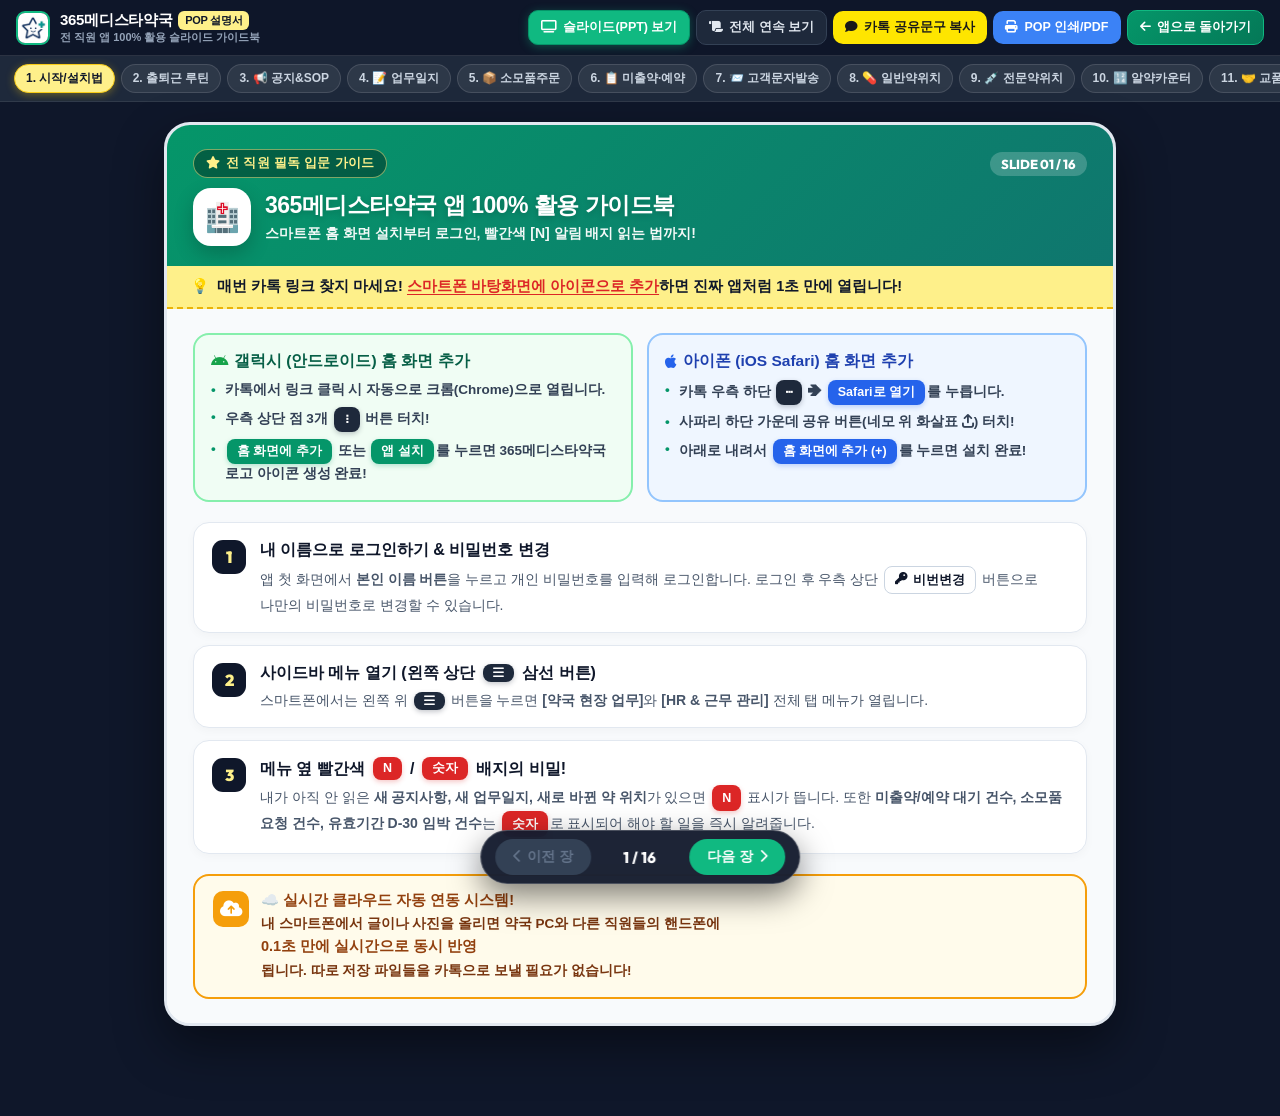
<file: guide.html>
<!DOCTYPE html>
<html lang="ko">
<head>
  <meta charset="UTF-8">
  <meta http-equiv="Cache-Control" content="no-cache, no-store, must-revalidate, max-age=0">
  <meta name="viewport" content="width=device-width, initial-scale=1.0, maximum-scale=1.0, user-scalable=no">
  <title>📘 365메디스타약국 앱 전 직원 활용 가이드 (POP 슬라이드북)</title>
  <meta name="description" content="365메디스타약국 HR/OPS 플랫폼 전 탭 상세 사용 설명서 - 출퇴근 루틴, 위치 검색, 미출약 문자, 교품/반품, 근무표/연차 가이드">

  <!-- 파비콘 & 홈화면 아이콘 -->
  <link rel="icon" type="image/jpeg" href="https://garuemma1.github.io/shinsegae_app/logo.jpg">
  <link rel="apple-touch-icon" href="https://garuemma1.github.io/shinsegae_app/logo.jpg">
  <meta name="theme-color" content="#059669">

  <!-- 카카오톡 공유 미리보기 (OpenGraph) -->
  <meta property="og:type" content="website">
  <meta property="og:url" content="https://garuemma1.github.io/shinsegae_app/guide.html">
  <meta property="og:site_name" content="365메디스타약국 스마트 가이드">
  <meta property="og:locale" content="ko_KR">
  <meta property="og:title" content="📘 [필독] 365메디스타약국 앱 전 직원 사용설명서 (POP 슬라이드)">
  <meta property="og:description" content="각 탭별 세부 사용법 안내 · 스마트폰으로 옆으로 넘기며 바로 보는 실무 매뉴얼">
  <meta property="og:image" content="https://garuemma1.github.io/shinsegae_app/logo.jpg">

  <!-- 폰트 & 아이콘 -->
  <link rel="stylesheet" href="https://cdnjs.cloudflare.com/ajax/libs/font-awesome/6.4.0/css/all.min.css">
  <link href="https://fonts.googleapis.com/css2?family=Pretendard:wght@400;500;600;700;800;900&family=Outfit:wght@600;700;800;900&display=swap" rel="stylesheet">

  <style>
    :root {
      --primary: #059669;
      --primary-dark: #047857;
      --primary-light: #ecfdf5;
      --accent-yellow: #fef08a;
      --accent-amber: #f59e0b;
      --accent-red: #ef4444;
      --accent-blue: #2563eb;
      --accent-purple: #7c3aed;
      --dark: #0f172a;
      --slate: #475569;
      --border: #e2e8f0;
    }

    * {
      box-sizing: border-box;
      margin: 0;
      padding: 0;
      -webkit-tap-highlight-color: transparent;
    }

    body {
      font-family: 'Pretendard', -apple-system, BlinkMacSystemFont, "Segoe UI", Roboto, sans-serif;
      background: #0f172a;
      color: #0f172a;
      min-height: 100vh;
      display: flex;
      flex-direction: column;
      overflow-x: hidden;
      word-break: keep-all;
    }

    /* ─── 상단 컨트롤 바 ─── */
    .guide-topbar {
      position: sticky;
      top: 0;
      z-index: 1000;
      background: rgba(15, 23, 42, 0.95);
      backdrop-filter: blur(12px);
      border-bottom: 1px solid rgba(255, 255, 255, 0.12);
      padding: 10px 16px;
      display: flex;
      align-items: center;
      justify-content: space-between;
      gap: 10px;
      flex-wrap: wrap;
    }

    .topbar-brand {
      display: flex;
      align-items: center;
      gap: 10px;
      color: #ffffff;
      text-decoration: none;
    }

    .topbar-brand img {
      width: 34px;
      height: 34px;
      border-radius: 9px;
      object-fit: cover;
      border: 2px solid #10b981;
    }

    .topbar-brand-text h1 {
      font-size: 15px;
      font-weight: 900;
      letter-spacing: -0.3px;
      display: flex;
      align-items: center;
      gap: 6px;
    }

    .topbar-brand-text p {
      font-size: 11px;
      color: #94a3b8;
      font-weight: 600;
    }

    .topbar-actions {
      display: flex;
      align-items: center;
      gap: 6px;
      flex-wrap: wrap;
    }

    .top-btn {
      border: none;
      border-radius: 10px;
      padding: 8px 12px;
      font-size: 12.5px;
      font-weight: 800;
      cursor: pointer;
      display: inline-flex;
      align-items: center;
      gap: 6px;
      transition: all 0.2s;
      text-decoration: none;
      white-space: nowrap;
    }

    .top-btn-mode {
      background: #1e293b;
      color: #e2e8f0;
      border: 1px solid #334155;
    }
    .top-btn-mode.active {
      background: #10b981;
      color: #ffffff;
      border-color: #059669;
      box-shadow: 0 2px 10px rgba(16, 185, 129, 0.35);
    }

    .top-btn-kakao {
      background: #fee500;
      color: #191919;
    }
    .top-btn-kakao:hover {
      background: #fada0a;
    }

    .top-btn-print {
      background: #3b82f6;
      color: #ffffff;
    }

    .top-btn-app {
      background: linear-gradient(135deg, #059669 0%, #047857 100%);
      color: #ffffff;
      border: 1px solid #10b981;
    }

    /* ─── 빠른 목차 칩 네비게이션 바 ─── */
    .quick-index-bar {
      background: #1e293b;
      border-bottom: 1px solid rgba(255, 255, 255, 0.08);
      padding: 8px 14px;
      display: flex;
      align-items: center;
      gap: 6px;
      overflow-x: auto;
      scrollbar-width: none;
    }
    .quick-index-bar::-webkit-scrollbar {
      display: none;
    }

    .index-chip {
      background: rgba(255, 255, 255, 0.07);
      color: #cbd5e1;
      border: 1px solid rgba(255, 255, 255, 0.12);
      padding: 5px 11px;
      border-radius: 999px;
      font-size: 12px;
      font-weight: 700;
      white-space: nowrap;
      cursor: pointer;
      transition: all 0.18s;
    }
    .index-chip:hover {
      background: rgba(255, 255, 255, 0.15);
      color: #ffffff;
    }
    .index-chip.active {
      background: #fef08a;
      color: #0f172a;
      border-color: #facc15;
      font-weight: 900;
      box-shadow: 0 2px 8px rgba(250, 204, 21, 0.35);
    }

    /* ─── 메인 슬라이드 스테이지 ─── */
    .stage-wrapper {
      flex: 1;
      display: flex;
      flex-direction: column;
      align-items: center;
      justify-content: flex-start;
      padding: 20px 14px 90px 14px;
      max-width: 980px;
      width: 100%;
      margin: 0 auto;
    }

    /* 슬라이드(PPT) 모드 vs 전체 스크롤 모드 */
    body.mode-slide .pop-slide {
      display: none;
      animation: slideFadeIn 0.28s ease-out;
    }
    body.mode-slide .pop-slide.active {
      display: flex;
    }

    body.mode-scroll .pop-slide {
      display: flex;
      margin-bottom: 32px;
    }

    @keyframes slideFadeIn {
      from { opacity: 0; transform: translateY(8px); }
      to { opacity: 1; transform: translateY(0); }
    }

    /* ─── 개별 POP 슬라이드 카드 ─── */
    .pop-slide {
      width: 100%;
      background: #ffffff;
      border-radius: 26px;
      overflow: hidden;
      box-shadow: 0 20px 50px rgba(0, 0, 0, 0.45);
      border: 3px solid #e2e8f0;
      flex-direction: column;
      position: relative;
    }

    /* POP 슬라이드 헤더 배너 */
    .pop-header {
      padding: 24px 26px 20px 26px;
      color: #ffffff;
      position: relative;
      overflow: hidden;
    }

    .pop-header-top {
      display: flex;
      align-items: center;
      justify-content: space-between;
      gap: 10px;
      margin-bottom: 10px;
    }

    .pop-step-badge {
      display: inline-flex;
      align-items: center;
      gap: 6px;
      background: rgba(0, 0, 0, 0.35);
      backdrop-filter: blur(4px);
      color: #fef08a;
      font-weight: 900;
      font-size: 12.5px;
      padding: 5px 12px;
      border-radius: 999px;
      border: 1.5px solid rgba(254, 240, 138, 0.5);
      letter-spacing: 0.3px;
    }

    .pop-slide-number {
      font-family: 'Outfit', sans-serif;
      font-size: 13px;
      font-weight: 800;
      background: rgba(255, 255, 255, 0.2);
      padding: 4px 11px;
      border-radius: 999px;
    }

    .pop-title-row {
      display: flex;
      align-items: center;
      gap: 14px;
    }

    .pop-big-icon {
      width: 58px;
      height: 58px;
      border-radius: 18px;
      background: #ffffff;
      display: flex;
      align-items: center;
      justify-content: center;
      font-size: 28px;
      flex-shrink: 0;
      box-shadow: 0 8px 20px rgba(0, 0, 0, 0.2);
    }

    .pop-title-text h2 {
      font-size: 23px;
      font-weight: 900;
      line-height: 1.25;
      letter-spacing: -0.5px;
      text-shadow: 0 2px 6px rgba(0,0,0,0.2);
    }

    .pop-title-text p {
      font-size: 14px;
      font-weight: 600;
      opacity: 0.95;
      margin-top: 4px;
      line-height: 1.4;
    }

    /* POP 캐치프레이즈 띠배너 */
    .pop-catchphrase {
      background: #fef08a;
      color: #0f172a;
      padding: 11px 24px;
      font-size: 14.5px;
      font-weight: 900;
      border-bottom: 2px dashed #eab308;
      display: flex;
      align-items: center;
      gap: 8px;
    }

    .pop-catchphrase .hl-red {
      color: #dc2626;
      text-decoration: underline;
      text-underline-offset: 3px;
    }

    /* POP 본문 영역 */
    .pop-body {
      padding: 24px 26px;
      display: flex;
      flex-direction: column;
      gap: 20px;
      background: #f8fafc;
    }

    /* 상황 박스 (언제 쓰나요?) */
    .when-box {
      background: #ffffff;
      border-radius: 18px;
      padding: 16px 20px;
      border: 2px solid #cbd5e1;
      box-shadow: 0 4px 12px rgba(15, 23, 42, 0.03);
    }

    .section-tag {
      display: inline-flex;
      align-items: center;
      gap: 6px;
      font-size: 13px;
      font-weight: 900;
      padding: 4px 12px;
      border-radius: 8px;
      margin-bottom: 12px;
    }

    .tag-when {
      background: #dbeafe;
      color: #1e40af;
    }

    .tag-how {
      background: #dcfce7;
      color: #166534;
    }

    .tag-tip {
      background: #fef3c7;
      color: #92400e;
    }

    .when-grid {
      display: grid;
      grid-template-columns: repeat(auto-fit, minmax(220px, 1fr));
      gap: 10px;
    }

    .when-item {
      background: #f1f5f9;
      border-radius: 12px;
      padding: 11px 14px;
      font-size: 13.5px;
      font-weight: 700;
      color: #1e293b;
      display: flex;
      align-items: flex-start;
      gap: 8px;
      line-height: 1.45;
      border-left: 4px solid #3b82f6;
    }

    /* Step-by-Step 사용 설명 리스트 */
    .steps-container {
      display: flex;
      flex-direction: column;
      gap: 12px;
    }

    .step-card {
      background: #ffffff;
      border-radius: 16px;
      padding: 16px 18px;
      border: 1.5px solid #e2e8f0;
      display: flex;
      align-items: flex-start;
      gap: 14px;
      box-shadow: 0 3px 10px rgba(15, 23, 42, 0.03);
      transition: transform 0.15s;
    }

    .step-num {
      width: 34px;
      height: 34px;
      border-radius: 11px;
      background: #0f172a;
      color: #fef08a;
      font-family: 'Outfit', sans-serif;
      font-size: 16px;
      font-weight: 900;
      display: flex;
      align-items: center;
      justify-content: center;
      flex-shrink: 0;
      margin-top: 1px;
    }

    .step-content {
      flex: 1;
    }

    .step-content h4 {
      font-size: 16px;
      font-weight: 900;
      color: #0f172a;
      margin-bottom: 5px;
      display: flex;
      align-items: center;
      flex-wrap: wrap;
      gap: 6px;
      line-height: 1.35;
    }

    .step-content p {
      font-size: 14px;
      color: #475569;
      line-height: 1.6;
      font-weight: 500;
    }

    /* 실제 앱 버튼 모형 (UI Mockup Pill) */
    .ui-btn-mock {
      display: inline-flex;
      align-items: center;
      gap: 5px;
      padding: 3px 10px;
      border-radius: 8px;
      font-size: 12.5px;
      font-weight: 800;
      background: #059669;
      color: #ffffff;
      box-shadow: 0 2px 5px rgba(5, 150, 105, 0.25);
      vertical-align: middle;
      margin: 0 2px;
    }
    .ui-btn-mock.blue { background: #2563eb; box-shadow: 0 2px 5px rgba(37, 99, 235, 0.25); }
    .ui-btn-mock.amber { background: #d97706; box-shadow: 0 2px 5px rgba(217, 119, 6, 0.25); }
    .ui-btn-mock.red { background: #dc2626; box-shadow: 0 2px 5px rgba(220, 38, 38, 0.25); }
    .ui-btn-mock.purple { background: #7c3aed; box-shadow: 0 2px 5px rgba(124, 58, 237, 0.25); }
    .ui-btn-mock.dark { background: #1e293b; box-shadow: 0 2px 5px rgba(30, 41, 59, 0.25); }
    .ui-btn-mock.outline {
      background: #ffffff;
      color: #0f172a;
      border: 1.5px solid #cbd5e1;
      box-shadow: none;
    }

    /* 형광펜 강조 효과 */
    .mark-yellow {
      background: linear-gradient(transparent 55%, #fef08a 55%);
      font-weight: 800;
      color: #0f172a;
      padding: 0 2px;
    }
    .mark-green {
      background: linear-gradient(transparent 55%, #bbf7d0 55%);
      font-weight: 800;
      color: #065f46;
      padding: 0 2px;
    }

    /* POP 하단 핵심 팁 스티커 박스 */
    .pop-tip-box {
      background: #fffbeb;
      border: 2px solid #f59e0b;
      border-radius: 16px;
      padding: 15px 18px;
      display: flex;
      align-items: flex-start;
      gap: 12px;
    }

    .pop-tip-icon {
      width: 36px;
      height: 36px;
      border-radius: 10px;
      background: #f59e0b;
      color: #ffffff;
      display: flex;
      align-items: center;
      justify-content: center;
      font-size: 18px;
      flex-shrink: 0;
    }

    .pop-tip-text {
      flex: 1;
    }

    .pop-tip-text strong {
      display: block;
      font-size: 14.5px;
      font-weight: 900;
      color: #92400e;
      margin-bottom: 4px;
    }

    .pop-tip-text p {
      font-size: 13.5px;
      color: #78350f;
      line-height: 1.55;
      font-weight: 600;
    }

    /* 2단 비교 그리드 */
    .two-col-grid {
      display: grid;
      grid-template-columns: repeat(auto-fit, minmax(260px, 1fr));
      gap: 14px;
    }

    .mini-pop-card {
      background: #ffffff;
      border: 2px solid #e2e8f0;
      border-radius: 16px;
      padding: 16px;
    }

    .mini-pop-card h4 {
      font-size: 15.5px;
      font-weight: 900;
      margin-bottom: 8px;
      display: flex;
      align-items: center;
      gap: 6px;
    }

    .mini-pop-card ul {
      list-style: none;
      display: flex;
      flex-direction: column;
      gap: 7px;
    }

    .mini-pop-card li {
      font-size: 13.5px;
      color: #334155;
      line-height: 1.5;
      font-weight: 600;
      padding-left: 14px;
      position: relative;
    }
    .mini-pop-card li::before {
      content: "•";
      position: absolute;
      left: 0;
      color: #059669;
      font-weight: 900;
    }

    /* ─── 하단 고정 슬라이드 리모컨 (PPT 네비게이터) ─── */
    .slide-remote {
      position: fixed;
      bottom: 16px;
      left: 50%;
      transform: translateX(-50%);
      z-index: 1000;
      background: rgba(15, 23, 42, 0.94);
      backdrop-filter: blur(12px);
      border: 1.5px solid rgba(255, 255, 255, 0.2);
      border-radius: 999px;
      padding: 8px 14px;
      display: flex;
      align-items: center;
      gap: 14px;
      box-shadow: 0 12px 32px rgba(0, 0, 0, 0.5);
    }

    body.mode-scroll .slide-remote {
      display: none;
    }

    .remote-btn {
      background: #10b981;
      color: #ffffff;
      border: none;
      border-radius: 999px;
      padding: 9px 18px;
      font-size: 13.5px;
      font-weight: 900;
      cursor: pointer;
      display: flex;
      align-items: center;
      gap: 6px;
      transition: all 0.15s;
    }
    .remote-btn:hover {
      background: #059669;
    }
    .remote-btn:disabled {
      background: #334155;
      color: #64748b;
      cursor: not-allowed;
    }

    .remote-status {
      color: #ffffff;
      font-family: 'Outfit', sans-serif;
      font-size: 15px;
      font-weight: 800;
      min-width: 70px;
      text-align: center;
    }

    /* 토스트 알림 */
    #guide-toast {
      position: fixed;
      top: 76px;
      left: 50%;
      transform: translateX(-50%);
      background: #0f172a;
      color: #fef08a;
      border: 2px solid #facc15;
      padding: 12px 22px;
      border-radius: 16px;
      font-size: 13.5px;
      font-weight: 800;
      z-index: 9999;
      box-shadow: 0 12px 30px rgba(0,0,0,0.45);
      display: none;
      text-align: center;
      max-width: 92vw;
    }

    /* ─── 모바일 최적화 ─── */
    @media (max-width: 640px) {
      .guide-topbar {
        padding: 8px 12px;
      }
      .topbar-brand-text p {
        display: none;
      }
      .pop-header {
        padding: 18px 18px 16px 18px;
      }
      .pop-big-icon {
        width: 48px;
        height: 48px;
        font-size: 22px;
        border-radius: 14px;
      }
      .pop-title-text h2 {
        font-size: 18.5px;
      }
      .pop-title-text p {
        font-size: 12.5px;
      }
      .pop-catchphrase {
        padding: 9px 16px;
        font-size: 13px;
      }
      .pop-body {
        padding: 16px;
        gap: 14px;
      }
      .step-card {
        padding: 13px 14px;
        gap: 10px;
      }
      .step-content h4 {
        font-size: 14.5px;
      }
      .step-content p {
        font-size: 13px;
      }
      .remote-btn {
        padding: 8px 14px;
        font-size: 12.5px;
      }
    }

    /* ─── 🖨️ A4 POP / 유인물 인쇄 전용 스타일 ─── */
    @media print {
      body {
        background: #ffffff !important;
      }
      .guide-topbar,
      .quick-index-bar,
      .slide-remote,
      #guide-toast {
        display: none !important;
      }
      .stage-wrapper {
        padding: 0 !important;
        max-width: 100% !important;
      }
      .pop-slide {
        display: flex !important;
        box-shadow: none !important;
        border: 2px solid #94a3b8 !important;
        page-break-after: always;
        break-after: page;
        margin-bottom: 0 !important;
        border-radius: 16px !important;
      }
      * {
        -webkit-print-color-adjust: exact !important;
        print-color-adjust: exact !important;
      }
    }
  </style>
</head>
<body class="mode-slide">

  <!-- 토스트 알림 -->
  <div id="guide-toast"></div>

  <!-- 1. 상단 컨트롤 헤더 -->
  <header class="guide-topbar">
    <a href="index.html" class="topbar-brand">
      <img src="logo.jpg" alt="365메디스타약국 로고">
      <div class="topbar-brand-text">
        <h1>365메디스타약국 <span style="background:#fef08a; color:#0f172a; font-size:11px; padding:2px 7px; border-radius:6px; font-weight:900;">POP 설명서</span></h1>
        <p>전 직원 앱 100% 활용 슬라이드 가이드북</p>
      </div>
    </a>

    <div class="topbar-actions">
      <button type="button" id="btn-mode-slide" class="top-btn top-btn-mode active" onclick="setViewMode('slide')">
        <i class="fas fa-tv"></i> <span>슬라이드(PPT) 보기</span>
      </button>
      <button type="button" id="btn-mode-scroll" class="top-btn top-btn-mode" onclick="setViewMode('scroll')">
        <i class="fas fa-scroll"></i> <span>전체 연속 보기</span>
      </button>
      <button type="button" class="top-btn top-btn-kakao" onclick="copyKakaoShareText()">
        <i class="fas fa-comment"></i> <span>카톡 공유문구 복사</span>
      </button>
      <button type="button" class="top-btn top-btn-print" onclick="printAllSlides()">
        <i class="fas fa-print"></i> <span>POP 인쇄/PDF</span>
      </button>
      <a href="index.html" class="top-btn top-btn-app">
        <i class="fas fa-arrow-left"></i> <span>앱으로 돌아가기</span>
      </a>
    </div>
  </header>

  <!-- 2. 상단 15개 슬라이드 빠른 이동 칩 바 -->
  <nav class="quick-index-bar" id="quick-index-bar">
    <button class="index-chip active" onclick="goToSlide(0)">1. 시작/설치법</button>
    <button class="index-chip" onclick="goToSlide(1)">2. 출퇴근 루틴</button>
    <button class="index-chip" onclick="goToSlide(2)">3. 📢 공지&SOP</button>
    <button class="index-chip" onclick="goToSlide(3)">4. 📝 업무일지</button>
    <button class="index-chip" onclick="goToSlide(4)">5. 📦 소모품주문</button>
    <button class="index-chip" onclick="goToSlide(5)">6. 📋 미출약·예약</button>
    <button class="index-chip" onclick="goToSlide(6)">7. 📨 고객문자발송</button>
    <button class="index-chip" onclick="goToSlide(7)">8. 💊 일반약위치</button>
    <button class="index-chip" onclick="goToSlide(8)">9. 💉 전문약위치</button>
    <button class="index-chip" onclick="goToSlide(9)">10. 🔢 알약카운터</button>
    <button class="index-chip" onclick="goToSlide(10)">11. 🤝 교품·불용재고</button>
    <button class="index-chip" onclick="goToSlide(11)">12. ⏳ 유효기간·반품</button>
    <button class="index-chip" onclick="goToSlide(12)">13. 📅 근무스케줄</button>
    <button class="index-chip" onclick="goToSlide(13)">14. 🌴 연차신청</button>
    <button class="index-chip" onclick="goToSlide(14)">15. 🛍️ 직원할인구매</button>
    <button class="index-chip" onclick="goToSlide(15)">16. 📜 규칙&연락망</button>
  </nav>

  <!-- 3. 메인 슬라이드 컨테이너 (총 16장) -->
  <main class="stage-wrapper" id="slides-container">

    <!-- =====================================================================
         SLIDE 01 : 표지 & 스마트폰 앱 설치 / 로그인 / N 뱃지 원리
    ====================================================================== -->
    <section class="pop-slide active" data-index="0">
      <div class="pop-header" style="background: linear-gradient(135deg, #059669 0%, #0f766e 100%);">
        <div class="pop-header-top">
          <span class="pop-step-badge"><i class="fas fa-star"></i> 전 직원 필독 입문 가이드</span>
          <span class="pop-slide-number">SLIDE 01 / 16</span>
        </div>
        <div class="pop-title-row">
          <div class="pop-big-icon" style="color:#059669;">🏥</div>
          <div class="pop-title-text">
            <h2>365메디스타약국 앱 100% 활용 가이드북</h2>
            <p>스마트폰 홈 화면 설치부터 로그인, 빨간색 [N] 알림 배지 읽는 법까지!</p>
          </div>
        </div>
      </div>

      <div class="pop-catchphrase">
        <span>💡</span>
        <span>매번 카톡 링크 찾지 마세요! <span class="hl-red">스마트폰 바탕화면에 아이콘으로 추가</span>하면 진짜 앱처럼 1초 만에 열립니다!</span>
      </div>

      <div class="pop-body">
        <div class="two-col-grid">
          <div class="mini-pop-card" style="border-color:#86efac; background:#f0fdf4;">
            <h4 style="color:#065f46;"><i class="fab fa-android" style="color:#16a34a;"></i> 갤럭시 (안드로이드) 홈 화면 추가</h4>
            <ul>
              <li>카톡에서 링크 클릭 시 <strong>자동으로 크롬(Chrome)</strong>으로 열립니다.</li>
              <li>우측 상단 점 3개 <span class="ui-btn-mock dark">⋮</span> 버튼 터치!</li>
              <li><span class="ui-btn-mock">홈 화면에 추가</span> 또는 <span class="ui-btn-mock">앱 설치</span>를 누르면 365메디스타약국 로고 아이콘 생성 완료!</li>
            </ul>
          </div>
          <div class="mini-pop-card" style="border-color:#93c5fd; background:#eff6ff;">
            <h4 style="color:#1e40af;"><i class="fab fa-apple" style="color:#2563eb;"></i> 아이폰 (iOS Safari) 홈 화면 추가</h4>
            <ul>
              <li>카톡 우측 하단 <span class="ui-btn-mock dark">⋯</span> ➔ <span class="ui-btn-mock blue">Safari로 열기</span>를 누릅니다.</li>
              <li>사파리 하단 가운데 <strong>공유 버튼(네모 위 화살표 <i class="fas fa-arrow-up-from-bracket"></i>)</strong> 터치!</li>
              <li>아래로 내려서 <span class="ui-btn-mock blue">홈 화면에 추가 (+)</span>를 누르면 설치 완료!</li>
            </ul>
          </div>
        </div>

        <div class="steps-container">
          <div class="step-card">
            <div class="step-num">1</div>
            <div class="step-content">
              <h4>내 이름으로 로그인하기 & 비밀번호 변경</h4>
              <p>앱 첫 화면에서 <strong>본인 이름 버튼</strong>을 누르고 개인 비밀번호를 입력해 로그인합니다. 로그인 후 우측 상단 <span class="ui-btn-mock outline"><i class="fas fa-key"></i> 비번변경</span> 버튼으로 나만의 비밀번호로 변경할 수 있습니다.</p>
            </div>
          </div>

          <div class="step-card">
            <div class="step-num">2</div>
            <div class="step-content">
              <h4>사이드바 메뉴 열기 (왼쪽 상단 <span class="ui-btn-mock dark"><i class="fas fa-bars"></i></span> 삼선 버튼)</h4>
              <p>스마트폰에서는 왼쪽 위 <span class="ui-btn-mock dark"><i class="fas fa-bars"></i></span> 버튼을 누르면 <strong>[약국 현장 업무]</strong>와 <strong>[HR & 근무 관리]</strong> 전체 탭 메뉴가 열립니다.</p>
            </div>
          </div>

          <div class="step-card">
            <div class="step-num">3</div>
            <div class="step-content">
              <h4>메뉴 옆 빨간색 <span class="ui-btn-mock red">N</span> / <span class="ui-btn-mock red">숫자</span> 배지의 비밀!</h4>
              <p>내가 아직 안 읽은 <strong>새 공지사항, 새 업무일지, 새로 바뀐 약 위치</strong>가 있으면 <span class="ui-btn-mock red">N</span> 표시가 뜹니다. 또한 <strong>미출약/예약 대기 건수, 소모품 요청 건수, 유효기간 D-30 임박 건수</strong>는 <span class="ui-btn-mock red">숫자</span>로 표시되어 해야 할 일을 즉시 알려줍니다.</p>
            </div>
          </div>
        </div>

        <div class="pop-tip-box">
          <div class="pop-tip-icon"><i class="fas fa-cloud-arrow-up"></i></div>
          <div class="pop-tip-text">
            <strong>☁️ 실시간 클라우드 자동 연동 시스템!</strong>
            <p>내 스마트폰에서 글이나 사진을 올리면 약국 PC와 다른 직원들의 핸드폰에 <strong>0.1초 만에 실시간으로 동시 반영</strong>됩니다. 따로 저장 파일들을 카톡으로 보낼 필요가 없습니다!</p>
          </div>
        </div>
      </div>
    </section>

    <!-- =====================================================================
         SLIDE 02 : 출퇴근 루틴 POP (하루 3단계 핵심 요약)
    ====================================================================== -->
    <section class="pop-slide" data-index="1">
      <div class="pop-header" style="background: linear-gradient(135deg, #2563eb 0%, #1d4ed8 100%);">
        <div class="pop-header-top">
          <span class="pop-step-badge"><i class="fas fa-clock"></i> 하루 3분 스마트 습관</span>
          <span class="pop-slide-number">SLIDE 02 / 16</span>
        </div>
        <div class="pop-title-row">
          <div class="pop-big-icon" style="color:#2563eb;">⏰</div>
          <div class="pop-title-text">
            <h2>전 직원 출근 · 근무 · 퇴근 핵심 루틴</h2>
            <p>"앱에 탭이 많아서 언제 뭘 봐야 할지 모르겠어요!" ➔ 딱 이 순서대로만 하세요!</p>
          </div>
        </div>
      </div>

      <div class="pop-catchphrase">
        <span>🔥</span>
        <span>출근해서 <span class="hl-red">공지·업무일지 확인(1분)</span> ➔ 근무 중 <span class="hl-red">위치·미출약 활용</span> ➔ 퇴근 전 <span class="hl-red">인수인계 1줄!</span></span>
      </div>

      <div class="pop-body">
        <div class="steps-container">
          <div class="step-card" style="border-left: 6px solid #059669;">
            <div class="step-num" style="background:#059669;">AM</div>
            <div class="step-content">
              <h4>🌅 [출근 직후 1분] 상단 <span class="ui-btn-mock dark">📰 데일리 3초 브리핑</span> & 빨간 <span class="ui-btn-mock red">N</span> 배지 확인!</h4>
              <p>
                ① <strong>📰 상단 데일리 3초 브리핑 바</strong> : 화면 맨 위 요약 바에서 오늘 근무자, 미확인 업무일지, 미출약, 초긴급 반품 건수를 3초 만에 훑어보세요! (클릭 시 해당 탭으로 즉시 점프하며, <code>어제 / 오늘 / 내일</code> 전환 가능)<br>
                ② <strong>📢 공지사항 & 📝 약국 업무일지</strong> : 사이드바에 빨간 <span class="ui-btn-mock red">N</span>이 떠 있다면 새 지침과 앞 타임 근무자의 인수인계를 읽고 <span class="ui-btn-mock">✅ 확인</span> 버튼을 눌러주세요!
              </p>
            </div>
          </div>

          <div class="step-card" style="border-left: 6px solid #2563eb;">
            <div class="step-num" style="background:#2563eb;">ON</div>
            <div class="step-content">
              <h4>💊 [근무 중 수시] 물어보는 대신 앱으로 3초 해결!</h4>
              <p>
                • 손님/처방전 약 위치 모를 때 ➔ <strong>💊 일반약 위치 관리</strong> / <strong>💉 전문약 위치 관리</strong> 검색<br>
                • 처방약이 모자라거나(미출) 손님이 약을 예약할 때 ➔ <strong>📋 환자 예약·미출 & 고객문자</strong> 등록 및 문자 발송<br>
                • 약봉투·롤지·라벨지가 떨어져 갈 때 ➔ <strong>📦 약국 소모품 관리</strong>에서 즉시 요청 등록<br>
                • 옆 약국과 약을 빌리고 빌려줄 때 ➔ <strong>🤝 인근약국 교품 대장</strong>에 즉시 기록
              </p>
            </div>
          </div>

          <div class="step-card" style="border-left: 6px solid #d97706;">
            <div class="step-num" style="background:#d97706;">PM</div>
            <div class="step-content">
              <h4>🌙 [교대 / 퇴근 전 1분] 다음 근무자를 위한 배려 한 줄!</h4>
              <p>
                • 다음 근무자가 알아야 할 사항은 단톡방 대신 <strong>📝 약국 업무일지</strong>에 기록해 두세요.<br>
                • 새로 진열 위치를 바꾼 약이 있다면 <strong>💊 위치 관리</strong>에서 사진과 위치를 업데이트해 주세요.
              </p>
            </div>
          </div>
        </div>

        <div class="pop-tip-box">
          <div class="pop-tip-icon"><i class="fas fa-thumbs-up"></i></div>
          <div class="pop-tip-text">
            <strong>왜 단톡방 대신 앱에 기록하나요?</strong>
            <p>카카오톡 단체방은 잡담이나 다른 카톡에 밀려 중요한 인수인계(미출약, 교품, 품절)가 쉽게 잊혀집니다. 앱에 등록하면 <strong>해결될 때까지 상단에 고정되고 확인자 이름이 남아</strong> 업무 사고가 0건이 됩니다!</p>
          </div>
        </div>
      </div>
    </section>

    <!-- =====================================================================
         SLIDE 03 : 탭 01. 공지사항 & 업무 SOP
    ====================================================================== -->
    <section class="pop-slide" data-index="2">
      <div class="pop-header" style="background: linear-gradient(135deg, #059669 0%, #047857 100%);">
        <div class="pop-header-top">
          <span class="pop-step-badge"><i class="fas fa-cubes"></i> 약국 현장 업무 · 탭 01</span>
          <span class="pop-slide-number">SLIDE 03 / 16</span>
        </div>
        <div class="pop-title-row">
          <div class="pop-big-icon" style="color:#059669;">📢</div>
          <div class="pop-title-text">
            <h2>공지사항 & 업무 SOP (표준매뉴얼)</h2>
            <p>365메디스타약국의 모든 공식 전달사항과 업무 처리 기준(SOP)이 모여 있는 도서관</p>
          </div>
        </div>
      </div>

      <div class="pop-catchphrase">
        <span>📌</span>
        <span>헷갈리는 약국 업무 규칙! 옆 사람에게 물어보기 전에 <span class="hl-red">SOP 검색창에 키워드</span>를 쳐보세요!</span>
      </div>

      <div class="pop-body">
        <div class="when-box">
          <span class="section-tag tag-when"><i class="fas fa-bolt"></i> 이럴 때 사용하세요!</span>
          <div class="when-grid">
            <div class="when-item">✅ 출근 시 사이드바 공지사항 옆에 빨간 <strong>[N]</strong> 배지가 떠 있을 때</div>
            <div class="when-item">✅ 오픈/마감 수칙, 조제실 기기 관리, 행정 처리 방법이 기억 안 날 때</div>
            <div class="when-item">✅ 전 직원에게 공식적으로 공유해야 할 업무 수칙이 생겼을 때</div>
          </div>
        </div>

        <div class="steps-container">
          <div class="step-card">
            <div class="step-num">1</div>
            <div class="step-content">
              <h4>4대 카테고리 필터로 원하는 지침 빠르게 찾기</h4>
              <p>상단 요약 카드 또는 탭 버튼(<span class="ui-btn-mock outline">🚨 긴급/근무</span> <span class="ui-btn-mock outline">💊 조제/투약</span> <span class="ui-btn-mock outline">🌴 인사/휴가</span> <span class="ui-btn-mock outline">📢 일반공지</span>)을 누르면 해당 분야의 공지와 SOP만 모아서 볼 수 있습니다.</p>
            </div>
          </div>

          <div class="step-card">
            <div class="step-num">2</div>
            <div class="step-content">
              <h4>실시간 키워드 검색창 활용</h4>
              <p>검색창에 <span class="mark-yellow">"마감", "향정", "비대면", "반품"</span> 등 단어만 입력하면 제목과 본문 전체에서 관련된 업무 매뉴얼을 0.1초 만에 찾아줍니다.</p>
            </div>
          </div>

          <div class="step-card">
            <div class="step-num">3</div>
            <div class="step-content">
              <h4>새 공지사항 작성 및 중요 공지 상단 고정</h4>
              <p>우측 상단 <span class="ui-btn-mock"><i class="fas fa-plus"></i> 새 공지사항 작성</span> 버튼을 눌러 카테고리와 내용을 입력하고 등록할 수 있습니다. (중요 체크 시 리스트 최상단에 고정됩니다)</p>
            </div>
          </div>
        </div>

        <div class="pop-tip-box">
          <div class="pop-tip-icon"><i class="fas fa-bell"></i></div>
          <div class="pop-tip-text">
            <strong>알아두면 좋은 꿀팁!</strong>
            <p>기존 공지사항의 내용이 <strong>수정(업데이트)</strong>되더라도 전 직원의 사이드바에 다시 <span class="ui-btn-mock red">N</span> 배지가 점등되어 변경된 지침을 놓치지 않게 알려줍니다.</p>
          </div>
        </div>
      </div>
    </section>

    <!-- =====================================================================
         SLIDE 04 : 탭 02. 약국 업무일지 & 인수인계
    ====================================================================== -->
    <section class="pop-slide" data-index="3">
      <div class="pop-header" style="background: linear-gradient(135deg, #0d9488 0%, #0f766e 100%);">
        <div class="pop-header-top">
          <span class="pop-step-badge"><i class="fas fa-cubes"></i> 약국 현장 업무 · 탭 02</span>
          <span class="pop-slide-number">SLIDE 04 / 16</span>
        </div>
        <div class="pop-title-row">
          <div class="pop-big-icon" style="color:#0d9488;">📝</div>
          <div class="pop-title-text">
            <h2>약국 업무일지 & 교대 인수인계</h2>
            <p>오전조 ↔ 오후조 ↔ 주말조 빈틈없는 업무 소통! 사진 첨부 및 확인자 서명 지원</p>
          </div>
        </div>
      </div>

      <div class="pop-catchphrase">
        <span>✍️</span>
        <span>교대 근무자 전달사항은 100% 이곳에! 읽은 직원은 반드시 <span class="hl-red">[✅ 확인] 버튼을 눌러 이름을 남겨주세요!</span></span>
      </div>

      <div class="pop-body">
        <div class="when-box">
          <span class="section-tag tag-when"><i class="fas fa-bolt"></i> 이럴 때 사용하세요!</span>
          <div class="when-grid">
            <div class="when-item">🔴 특정 약품이 일시 품절되었거나 도매상 입고 지연 소식이 있을 때</div>
            <div class="when-item">🟡 오후에 재방문하기로 한 환자 특이사항이나 영수증 재발급 건</div>
            <div class="when-item">📸 파손된 약품 사진, 거래명세서, 처방전 참고 사진을 공유할 때</div>
          </div>
        </div>

        <div class="steps-container">
          <div class="step-card">
            <div class="step-num">1</div>
            <div class="step-content">
              <h4>상황에 맞는 말머리(태그)를 골라 인수인계 등록</h4>
              <p>일지 작성 시 <span class="ui-btn-mock red">🔴 품절</span> <span class="ui-btn-mock amber">🟡 환자전달</span> <span class="ui-btn-mock">🟢 주문요청</span> <span class="ui-btn-mock blue">🔵 조제주의</span> <span class="ui-btn-mock dark">⚪ 메모</span> 중 태그를 선택하고 내용을 적습니다. 스마트폰 카메라로 사진도 바로 찍어 올릴 수 있습니다.</p>
            </div>
          </div>

          <div class="step-card">
            <div class="step-num">2</div>
            <div class="step-content">
              <h4>내용을 읽었으면 <span class="ui-btn-mock">✅ 확인 체크</span> 터치! (실명 기록)</h4>
              <p>인수인계 글을 읽은 직원이 확인 버튼을 누르면 카드 하단에 <span class="mark-green">"✓ 권명주, 양윤지 확인함"</span>처럼 확인한 직원 이름이 실시간으로 표시됩니다.</p>
            </div>
          </div>

          <div class="step-card">
            <div class="step-num">3</div>
            <div class="step-content">
              <h4>해결된 업무는 [완료] 처리 ➔ 월간 달력에 자동 보관</h4>
              <p>전달사항이 모두 해결되면 상태를 완료로 변경하세요. 완료된 일지는 사라지지 않고 상단 <strong>월간 히스토리 달력</strong>에 날짜별로 차곡차곡 보관되어 언제든 다시 조회할 수 있습니다.</p>
            </div>
          </div>
        </div>

        <div class="pop-tip-box">
          <div class="pop-tip-icon"><i class="fas fa-camera"></i></div>
          <div class="pop-tip-text">
            <strong>사진 용량 걱정 NO!</strong>
            <p>핸드폰 고화질 사진으로 찍어 올려도 앱이 <strong>자동으로 100KB 이하 고선명 이미지로 초고속 압축</strong>하여 업로드하므로 데이터 걱정 없이 사진을 적극 첨부해 주세요!</p>
          </div>
        </div>
      </div>
    </section>

    <!-- =====================================================================
         SLIDE 05 : 탭 03. 약국 소모품 관리 & 주문 시스템
    ====================================================================== -->
    <section class="pop-slide" data-index="4">
      <div class="pop-header" style="background: linear-gradient(135deg, #10b981 0%, #059669 100%);">
        <div class="pop-header-top">
          <span class="pop-step-badge"><i class="fas fa-cubes"></i> 약국 현장 업무 · 탭 03</span>
          <span class="pop-slide-number">SLIDE 05 / 16</span>
        </div>
        <div class="pop-title-row">
          <div class="pop-big-icon" style="color:#10b981;">📦</div>
          <div class="pop-title-text">
            <h2>약국 소모품 관리 & 주문 시스템</h2>
            <p>전산봉투 · 약봉투 · 조제약포지 · 영수증롤 · 라벨지 품절 사고 원천 차단!</p>
          </div>
        </div>
      </div>

      <div class="pop-catchphrase">
        <span>🚨</span>
        <span>소모품이 완전히 다 떨어진 뒤에 말하면 늦습니다! <span class="hl-red">마지막 1~2박스(롤)를 뜯을 때 즉시 요청</span>을 올려주세요!</span>
      </div>

      <div class="pop-body">
        <div class="when-box">
          <span class="section-tag tag-when"><i class="fas fa-bolt"></i> 이럴 때 사용하세요!</span>
          <div class="when-grid">
            <div class="when-item">📦 창고에서 약봉투, ATC 약포지, 시럽병 마지막 박스를 개봉했을 때</div>
            <div class="when-item">🧾 카드단말기 영수증 롤지, 약국 라벨지, 쇼핑백 재고가 부족할 때</div>
            <div class="when-item">🚚 내가 신청한 소모품이 현재 '주문 진행 중'인지 확인하고 싶을 때</div>
          </div>
        </div>

        <div class="steps-container">
          <div class="step-card">
            <div class="step-num">1</div>
            <div class="step-content">
              <h4>우측 상단 <span class="ui-btn-mock"><i class="fas fa-plus-circle"></i> + 신규 소모품 요청 올리기</span> 클릭</h4>
              <p>자주 쓰는 소모품 카탈로그에서 품목을 선택하거나 직접 품목명을 입력하고, <strong>필요 수량</strong>과 <strong>긴급도(일반 / ⚡긴급)</strong>를 선택해 등록합니다.</p>
            </div>
          </div>

          <div class="step-card">
            <div class="step-num">2</div>
            <div class="step-content">
              <h4>3단계 진행 상태 실시간 확인 (<span class="ui-btn-mock amber">⏳ 요청대기</span> ➔ <span class="ui-btn-mock blue">🚚 주문완료</span> ➔ <span class="ui-btn-mock">✅ 입고완료</span>)</h4>
              <p>직원이 요청을 올리면 약국장님께 즉시 알림이 가며, 주문이 들어가면 <span class="ui-btn-mock blue">🚚 주문 진행 중</span>으로 바뀌어 중복 신청을 막아줍니다.</p>
            </div>
          </div>

          <div class="step-card">
            <div class="step-num">3</div>
            <div class="step-content">
              <h4>택배/물품이 도착하면 <span class="ui-btn-mock">✅ 입고 완료</span> 처리!</h4>
              <p>주문한 소모품이 약국에 배송되면 박스를 정리한 후 상태를 입고 완료로 눌러 마무리합니다.</p>
            </div>
          </div>
        </div>

        <div class="pop-tip-box">
          <div class="pop-tip-icon"><i class="fas fa-bolt"></i></div>
          <div class="pop-tip-text">
            <strong>⚡ 긴급(URGENT) 체크 기능!</strong>
            <p>당장 내일 쓸 재고도 부족한 비상 상황이라면 요청 시 <strong>[⚡긴급]</strong>으로 체크하세요. 상단 대시보드에 빨간 번개 아이콘이 깜빡이며 최우선으로 표시됩니다.</p>
          </div>
        </div>
      </div>
    </section>

    <!-- =====================================================================
         SLIDE 06 : 탭 04-1. 환자 예약·미출 관리 (처방 미출약 & 일반약 예약)
    ====================================================================== -->
    <section class="pop-slide" data-index="5">
      <div class="pop-header" style="background: linear-gradient(135deg, #0284c7 0%, #0369a1 100%);">
        <div class="pop-header-top">
          <span class="pop-step-badge"><i class="fas fa-cubes"></i> 약국 현장 업무 · 탭 04 (파트 1)</span>
          <span class="pop-slide-number">SLIDE 06 / 16</span>
        </div>
        <div class="pop-title-row">
          <div class="pop-big-icon" style="color:#0284c7;">📋</div>
          <div class="pop-title-text">
            <h2>환자 예약·미출 관리 (처방 미출약 & 예약주문)</h2>
            <p>처방전 부족약(미출)부터 고가 영양제 예약 주문·선결제 잔액까지 완벽 추적!</p>
          </div>
        </div>
      </div>

      <div class="pop-catchphrase">
        <span>🎯</span>
        <span>미출약 봉투만 조제실에 방치하지 마세요! <span class="hl-red">앱에 등록하면 주문➔조제➔문자➔수령까지 5단계</span>로 관리됩니다!</span>
      </div>

      <div class="pop-body">
        <div class="two-col-grid">
          <div class="mini-pop-card" style="border-color:#7dd3fc; background:#f0f9ff;">
            <h4 style="color:#0369a1;">💊 서브탭 1: 처방약 미출약 관리</h4>
            <ul>
              <li>처방 조제 시 재고가 부족해 못 드린 약(미출약)을 등록합니다.</li>
              <li><strong>입력 항목</strong>: 환자명, 연락처, 처방병원, 미출약품명, 도매상 주문처, <strong>약 보관위치</strong></li>
              <li><strong>5단계 파이프라인</strong>:<br>
                <code>1.미출접수</code> ➔ <code>2.주문완료</code> ➔ <code>3.조제완료</code> ➔ <code>4.수령대기</code> ➔ <code>5.수령완료</code></li>
            </ul>
          </div>
          <div class="mini-pop-card" style="border-color:#c4b5fd; background:#f5f3ff;">
            <h4 style="color:#5b21b6;">📦 서브탭 2: 일반약·건기식 예약 주문</h4>
            <ul>
              <li>고객이 별도 주문 요청한 일반의약품·영양제를 등록합니다.</li>
              <li><strong>결제 상태 관리</strong>: <span class="mark-yellow">완납 / 계약금(선금) / 미결제 잔액</span>을 정확히 기록하여 수령 시 결제 누락을 방지합니다.</li>
              <li>수령 방식(방문수령 / 택배발송) 및 제품 사진 첨부 가능!</li>
            </ul>
          </div>
        </div>

        <div class="steps-container">
          <div class="step-card">
            <div class="step-num">1</div>
            <div class="step-content">
              <h4>약이 입고되어 조제를 마쳤다면? ➔ 반드시 <span class="mark-green">[보관 위치]</span>를 적어주세요!</h4>
              <p>다른 근무자가 환자가 오셨을 때 헤매지 않도록 <span class="mark-yellow">"조제실 미출바구니 1번", "카운터 우측 서랍"</span> 등 보관 위치를 적어두면 누구든 3초 만에 찾아서 드릴 수 있습니다.</p>
            </div>
          </div>

          <div class="step-card">
            <div class="step-num">2</div>
            <div class="step-content">
              <h4>카드 내 <span class="ui-btn-mock blue"><i class="fas fa-envelope"></i> 문자 발송</span> 버튼 원터치 연동!</h4>
              <p>미출약이 조제 완료되었거나 예약 상품이 도착했을 때 카드에 있는 <span class="ui-btn-mock blue">✉️ 문자 발송</span> 버튼을 누르면, <strong>환자 성함·연락처·약품명·보관위치가 문자 발송 센터로 자동 입력</strong>됩니다!</p>
            </div>
          </div>
        </div>
      </div>
    </section>

    <!-- =====================================================================
         SLIDE 07 : 탭 04-2. 고객 안내 문자 발송 센터
    ====================================================================== -->
    <section class="pop-slide" data-index="6">
      <div class="pop-header" style="background: linear-gradient(135deg, #0369a1 0%, #1e40af 100%);">
        <div class="pop-header-top">
          <span class="pop-step-badge"><i class="fas fa-cubes"></i> 약국 현장 업무 · 탭 04 (파트 2)</span>
          <span class="pop-slide-number">SLIDE 07 / 16</span>
        </div>
        <div class="pop-title-row">
          <div class="pop-big-icon" style="color:#1e40af;">📨</div>
          <div class="pop-title-text">
            <h2>고객 안내 문자 발송 센터 (6대 공식 템플릿)</h2>
            <p>약국 계좌번호·영업시간·안내 멘트를 일일이 타이핑하지 마세요! 3초 자동 완성!</p>
          </div>
        </div>
      </div>

      <div class="pop-catchphrase">
        <span>📱</span>
        <span>고객명과 금액만 치면 <span class="hl-red">[365메디스타약국] 공식 안내문 + 입금계좌 + 영업시간</span>이 자동으로 완성됩니다!</span>
      </div>

      <div class="pop-body">
        <div class="when-box">
          <span class="section-tag tag-when"><i class="fas fa-list-check"></i> 6+1 상황별 공식 문자 템플릿</span>
          <div class="when-grid">
            <div class="when-item" style="border-left-color:#f43f5e;">💳 <strong>1. 결제 누락 (약값 입금 요청)</strong><br>기업은행 계좌번호 및 입금요청 금액 자동 삽입</div>
            <div class="when-item" style="border-left-color:#2563eb;">🩺 <strong>2. 비대면 처방 수령 안내</strong><br>비대면 조제 완료 및 약국 영업시간 안내</div>
            <div class="when-item" style="border-left-color:#10b981;">💊 <strong>3. 일반 조제약 준비 완료</strong><br>처방 조제약 준비 완료 및 방문 수령 안내</div>
            <div class="when-item" style="border-left-color:#0d9488;">🧪 <strong>4. 처방 미출약 조제 완료</strong><br>부족했던 처방약 입고/조제 완료 안내</div>
            <div class="when-item" style="border-left-color:#f59e0b;">📦 <strong>5. 미수령 약품 보관 안내</strong><br>결제 후 두고 가신 약품 보관 위치 안내</div>
            <div class="when-item" style="border-left-color:#8b5cf6;">🛍️ <strong>6. 주문 약품 입고 안내</strong><br>예약 주문하신 일반약/건기식 도착 안내</div>
          </div>
        </div>

        <div class="steps-container">
          <div class="step-card">
            <div class="step-num">1</div>
            <div class="step-content">
              <h4>상황에 맞는 템플릿 카드 선택 ➔ 고객명·휴대폰번호 입력</h4>
              <p>상단에서 상황별 템플릿을 고르고 <strong>고객명, 전화번호, (필요시 금액/약품명)</strong>을 입력하면 우측 미리보기 창에 정중한 약국 공식 안내 문구가 실시간으로 완성됩니다.</p>
            </div>
          </div>

          <div class="step-card">
            <div class="step-num">2</div>
            <div class="step-content">
              <h4><span class="ui-btn-mock blue"><i class="fas fa-paper-plane"></i> 문자앱으로 바로 발송</span> 또는 <span class="ui-btn-mock outline"><i class="fas fa-copy"></i> 문구 복사</span></h4>
              <p>스마트폰에서는 <strong>문자앱 발송</strong> 버튼을 누르면 휴대폰 기본 메시지 앱에 수신번호와 본문이 그대로 채워진 채로 열려 전송 버튼만 누르면 끝납니다! 발송 내역은 하단 <strong>최근 발송 이력</strong>에 자동 기록됩니다.</p>
            </div>
          </div>
        </div>
      </div>
    </section>

    <!-- =====================================================================
         SLIDE 08 : 탭 05. 일반약 위치 관리 & 위치 검색
    ====================================================================== -->
    <section class="pop-slide" data-index="7">
      <div class="pop-header" style="background: linear-gradient(135deg, #2563eb 0%, #4f46e5 100%);">
        <div class="pop-header-top">
          <span class="pop-step-badge"><i class="fas fa-cubes"></i> 약국 현장 업무 · 탭 05</span>
          <span class="pop-slide-number">SLIDE 08 / 16</span>
        </div>
        <div class="pop-title-row">
          <div class="pop-big-icon" style="color:#4f46e5;">💊</div>
          <div class="pop-title-text">
            <h2>일반약 위치 관리 & 초성 검색</h2>
            <p>매대 구역(A~D구역 · 냉장고 · 행사매대) + 상세 단수 + 실물 케이스 사진 총망라!</p>
          </div>
        </div>
      </div>

      <div class="pop-catchphrase">
        <span>🔍</span>
        <span>손님이 찾는 약이 어디 있는지 모를 때! <span class="hl-red">검색창에 약 이름만 치면 진열 구역과 사진</span>이 바로 뜹니다!</span>
      </div>

      <div class="pop-body">
        <div class="when-box">
          <span class="section-tag tag-when"><i class="fas fa-map-signs"></i> 365메디스타약국 일반약 6대 진열 구역</span>
          <div class="when-grid">
            <div class="when-item" style="border-left-color:#2563eb;">🟦 <strong>A구역</strong> : 메인 카운터 주변 다빈도약</div>
            <div class="when-item" style="border-left-color:#059669;">🟩 <strong>B구역</strong> : 벽면 영양제 / 건기식 코너</div>
            <div class="when-item" style="border-left-color:#d97706;">🟨 <strong>C구역</strong> : 한방 과립제 / 파스 / 외용제</div>
            <div class="when-item" style="border-left-color:#7c3aed;">🟪 <strong>D구역</strong> : 창고 / 상단 잉여재고 보관장</div>
            <div class="when-item" style="border-left-color:#0284c7;">❄️ <strong>냉장고</strong> : 냉장 보관 일반약 / 안약 등</div>
            <div class="when-item" style="border-left-color:#dc2626;">🔥 <strong>행사매대</strong> : 이달의 주력 진열 매대</div>
          </div>
        </div>

        <div class="steps-container">
          <div class="step-card">
            <div class="step-num">1</div>
            <div class="step-content">
              <h4>약품명 검색 & 실물 사진 크게 보기</h4>
              <p>검색창에 약품명(또는 구역명)을 입력하면 해당 약의 <strong>진열 구역 배지, 상세 위치(예: 2번째 장 3단 우측), 특이사항 메모</strong>가 나타납니다. 썸네일 사진을 터치하면 크게 확대해 볼 수 있습니다.</p>
            </div>
          </div>

          <div class="step-card">
            <div class="step-num">2</div>
            <div class="step-content">
              <h4>오타가 났거나 진열 위치를 옮겼다면? ➔ <span class="ui-btn-mock outline"><i class="fas fa-edit"></i> 수정/변경</span> 원클릭!</h4>
              <p>
                • <strong>✏️ 오타·내용 수정 모드 (기본)</strong> : 약품명·용량·상세위치·메모의 오타나 사진을 고칠 때 선택하세요. 과거 이력을 늘리지 않고 즉시 깔끔하게 수정됩니다!<br>
                • <strong>🔄 보관 위치 이동 모드</strong> : 실제 매대 진열 구역을 다른 곳으로 옮겼을 때 선택하면 이전 위치가 과거 이력에 자동 보관됩니다.
              </p>
            </div>
          </div>
        </div>

        <div class="pop-tip-box">
          <div class="pop-tip-icon"><i class="fas fa-clock-rotate-left"></i></div>
          <div class="pop-tip-text">
            <strong>위치 변경 히스토리 자동 추적!</strong>
            <p>"원래 어디 있던 약이지?" 궁금할 때 카드 내 <strong>이력</strong>을 보면 언제 누가 어느 구역에서 어디로 옮겼는지 타임라인으로 한눈에 확인할 수 있습니다.</p>
          </div>
        </div>
      </div>
    </section>

    <!-- =====================================================================
         SLIDE 09 : 탭 06. 전문약(조제실) 위치 관리 & 위치 검색
    ====================================================================== -->
    <section class="pop-slide" data-index="8">
      <div class="pop-header" style="background: linear-gradient(135deg, #059669 0%, #047857 100%);">
        <div class="pop-header-top">
          <span class="pop-step-badge"><i class="fas fa-cubes"></i> 약국 현장 업무 · 탭 06</span>
          <span class="pop-slide-number">SLIDE 09 / 16</span>
        </div>
        <div class="pop-title-row">
          <div class="pop-big-icon" style="color:#059669;">💉</div>
          <div class="pop-title-text">
            <h2>전문약(조제실) 위치 관리 & 초성 검색</h2>
            <p>일반 조제선반(실온) · 조제실 냉장고(2~8℃) · 향정/마약류 보안금고 완벽 분류!</p>
          </div>
        </div>
      </div>

      <div class="pop-catchphrase">
        <span>⚡</span>
        <span>바쁜 조제 시간! <span class="hl-red">초성(예: ㅌㅇㄹㄴ)만 쳐도 조제실 선반 번호와 칸 위치</span>가 0.1초 만에 나옵니다!</span>
      </div>

      <div class="pop-body">
        <div class="when-box">
          <span class="section-tag tag-when"><i class="fas fa-bolt"></i> 이럴 때 사용하세요!</span>
          <div class="when-grid">
            <div class="when-item">💊 처방전에 나온 낯선 전문약이 조제실 몇 번 선반 몇 단에 있는지 찾을 때</div>
            <div class="when-item">❄️ 냉장 약품인지, 🔒 향정신성의약품 금고 보관 약인지 구분할 때</div>
            <div class="when-item">📊 유팜(U-Pharm) 전산 재고와 실제 조제실 실사 재고 차이를 보정 기록할 때</div>
          </div>
        </div>

        <div class="steps-container">
          <div class="step-card">
            <div class="step-num">1</div>
            <div class="step-content">
              <h4>초성 검색 & 3대 조제실 구역 필터 (<span class="ui-btn-mock">📦 일반선반</span> <span class="ui-btn-mock blue">❄️ 냉장고</span> <span class="ui-btn-mock red">🔒 향정금고</span>)</h4>
              <p>검색창에 약품명 일부나 초성만 입력해도 즉시 검색됩니다. 상세 위치(예: <code>조제대 1번 랙 3단 5번서랍</code>)와 함께 실제 약통/PTP 사진을 확인할 수 있어 동명이품 오조제를 예방합니다.</p>
            </div>
          </div>

          <div class="step-card">
            <div class="step-num">2</div>
            <div class="step-content">
              <h4>오타 수정 및 <span class="mark-yellow">전산 수정 사유(실사 보정)</span> 기록 (<span class="ui-btn-mock">✏️ 수정/흔적</span>)</h4>
              <p>등록 후 약품명이나 위치에 오타가 났을 때는 <strong>[✏️ 오타·내용 수정]</strong>으로 즉시 바로잡을 수 있으며, 선반 이동이나 유팜 전산 재고 보정 내역을 남길 때는 <strong>[🔄 위치·전산 이력 기록]</strong>을 선택해 히스토리를 누적 관리할 수 있습니다.</p>
            </div>
          </div>
        </div>

        <div class="pop-tip-box">
          <div class="pop-tip-icon"><i class="fas fa-shield-halved"></i></div>
          <div class="pop-tip-text">
            <strong>향정/마약류 및 고주의 약품 관리 철저!</strong>
            <p><span class="ui-btn-mock red">🔒 향정/마약류 보안금고</span> 구역으로 지정된 약품은 빨간색 경고 배지가 표시됩니다. 조제 및 재고 실사 시 수량을 각별히 더블 체크해 주세요!</p>
          </div>
        </div>
      </div>
    </section>

    <!-- =====================================================================
         SLIDE 10 : 탭 06-2. 스마트 알약 카운터 & 조제 검수기
    ====================================================================== -->
    <section class="pop-slide" data-index="9">
      <div class="pop-header" style="background: linear-gradient(135deg, #7c3aed 0%, #4f46e5 100%);">
        <div class="pop-header-top">
          <span class="pop-step-badge"><i class="fas fa-pills"></i> 약국 현장 업무 · 조제 검수</span>
          <span class="pop-slide-number">SLIDE 10 / 16</span>
        </div>
        <div class="pop-title-row">
          <div class="pop-big-icon" style="color:#7c3aed;">🔢</div>
          <div class="pop-title-text">
            <h2>스마트 알약 카운터 & 조제 검수기</h2>
            <p>1~2초 초고속 AI 알약 카운팅 · 환자명/약품명 검수 증거사진 클라우드 영구 보관!</p>
          </div>
        </div>
      </div>

      <div class="pop-catchphrase">
        <span>⚡</span>
        <span>트레이에 쏟고 사진 찍으면 끝! <span class="hl-red">1~2초 만에 번호 마커(1~N)가 팡!</span> 찍히며 목표 수량과 자동 대조됩니다!</span>
      </div>

      <div class="pop-body">
        <div class="when-box">
          <span class="section-tag tag-when"><i class="fas fa-bolt"></i> 이럴 때 사용하세요!</span>
          <div class="when-grid">
            <div class="when-item">💊 30정·52정·90정 등 수량이 많은 조제 알약을 손으로 일일이 세기 번거로울 때</div>
            <div class="when-item">📸 "약이 덜 들어갔다"는 환자 클레임에 대비해 조제 수량 증거 사진을 남길 때</div>
            <div class="when-item">🎯 처방 목표량 대비 부족·초과 여부를 0.1초 전광판 배너로 즉시 확인하고 싶을 때</div>
          </div>
        </div>

        <div class="steps-container">
          <div class="step-card">
            <div class="step-num">1</div>
            <div class="step-content">
              <h4>📸 사진 촬영 또는 앨범 선택 즉시 <span class="mark-yellow">1~2초 초고속 AI 카운팅</span></h4>
              <p>스마트폰 카메라로 알약 트레이를 비추고 <strong>[📸 바로 카메라 촬영]</strong>을 누르면 1순위 전용 YOLO AI(1~2초) 및 고속 Gemini AI가 즉시 알약마다 1, 2, 3... 번호 원형 마커를 찍어줍니다. (인터넷 불안정 시 <code>⚡ 간이분석(비상용)</code>으로 0.1초 즉시 카운팅 지원)</p>
            </div>
          </div>

          <div class="step-card">
            <div class="step-num">2</div>
            <div class="step-content">
              <h4>🎯 목표 수량 자동 대조 & <span class="mark-yellow">원터치 터치 보정</span> (빈 곳 +1 / 번호 -1)</h4>
              <p>상단에 <strong>🎯 목표개수</strong>(예: 52)를 적어두면 일치 시 초록색 완료 배너, 부족/초과 시 주황·빨강 배너가 즉시 뜹니다. 빠진 알약은 빈 곳을 터치하면 <strong>+1 추가</strong>, 잘못 찍힌 번호는 터치하면 <strong>-1 삭제</strong>되어 1초 만에 검수 완성이 가능합니다.</p>
            </div>
          </div>

          <div class="step-card">
            <div class="step-num">3</div>
            <div class="step-content">
              <h4>💾 사람이름·약이름 적고 <span class="mark-yellow">[💾 근거 기록저장]</span> 누르면 클라우드 영구 보관!</h4>
              <p><strong>👤 사람이름</strong>(환자명)과 <strong>💊 약이름</strong>을 입력한 후 <strong>[💾 근거 기록저장]</strong>을 누르면, 고유 번호 마커와 하단 조제 검수 스탬프가 찍힌 증거 사진이 Cloudinary에 영구 보관되며 하단 <strong>📂 조제 검수 근거 보관함</strong>에서 언제든 환자명으로 검색 및 확대 열람이 가능합니다.</p>
            </div>
          </div>

          <div class="step-card" style="border-left: 6px solid #0284c7; background:#f0f9ff;">
            <div class="step-num" style="background:#0284c7;">🔎</div>
            <div class="step-content">
              <h4>🔎 [의약품 낱알 식별기] 손님이 가져온 알약! 사진 촬영 또는 모양·색상·각인문자로 1초 판독! (로컬스토리지 0MB · 클라우디너리 직결)</h4>
              <p>
                • <strong>📸 1단계 AI 카메라 촬영</strong> : 손님이 가져온 정체불명의 알약을 <strong>[📸 바로 카메라 촬영]</strong> 또는 <strong>[🎥 인앱 접사 뷰파인더]</strong>로 찍으면 Gemini Vision AI가 각인문자·모양·색상·제형을 자동 추출하고 식약처 공식 OpenAPI와 교차 검증합니다.<br>
                • <strong>🎨 2단계 모양·색상·각인문자 & 🏥 우리 약국 보유약 필터</strong> : 각인 글씨(예: <code>TYLENOL</code>, <code>ATV</code>, <code>OG33</code>)나 모양·색상 스와치를 터치하거나 <strong>[🏥 우리 약국 보유 제품만 보기]</strong>를 누르면, 식약처 공식 이미지와 함께 <strong>우리 약국 진열 위치 및 클라우디너리에 등록된 우리 약국 제품 사진</strong>까지 자동 매칭되어 최상단에 표시됩니다.<br>
                • <strong>🗣️ 손님 안내 큰글씨 & 💾 클라우디너리·클라우드 보관 (로컬스토리지 0 Byte)</strong> : 모든 식약처 조회 캐시와 보관 내역은 브라우저 기본 로컬스토리지 용량을 단 1 Byte도 차지하지 않으며, <strong>[💾 클라우디너리·클라우드 보관]</strong> 클릭 시 촬영 사진(또는 자동 생성된 식별·보유약 확인서 이미지)이 <strong>Cloudinary(25GB)</strong>와 <strong>Firebase 전용 클라우드</strong>에 영구 저장됩니다.
              </p>
            </div>
          </div>
        </div>

        <div class="pop-tip-box" style="background:#f5f3ff; border-color:#8b5cf6;">
          <div class="pop-tip-icon" style="background:#7c3aed;"><i class="fas fa-brain"></i></div>
          <div class="pop-tip-text">
            <strong style="color:#5b21b6;">약국 전 기기 AI 키 자동 공유 & 2단계 전용 AI 학습 데이터 자동 축적!</strong>
            <p style="color:#6d28d9;">우측 상단 <strong>[🔑 AI 키 설정]</strong>에서 등록한 키는 약국 내 모든 스마트폰/태블릿/PC에 자동 공유됩니다. 또한 검수 기록 저장 시 약사님이 검수한 깨끗한 원본 사진과 정답 좌표가 Firebase에 자동 축적되어 차세대 전용 모델 성능이 지속적으로 업그레이드됩니다.</p>
          </div>
        </div>
      </div>
    </section>

    <!-- =====================================================================
         SLIDE 11 : 탭 07. 인근약국 교품 & 불용재고 대장
    ====================================================================== -->
    <section class="pop-slide" data-index="10">
      <div class="pop-header" style="background: linear-gradient(135deg, #4f46e5 0%, #4338ca 100%);">
        <div class="pop-header-top">
          <span class="pop-step-badge"><i class="fas fa-cubes"></i> 약국 현장 업무 · 탭 07</span>
          <span class="pop-slide-number">SLIDE 11 / 16</span>
        </div>
        <div class="pop-title-row">
          <div class="pop-big-icon" style="color:#4f46e5;">🤝</div>
          <div class="pop-title-text">
            <h2>인근약국 교품 & 불용재고 대장</h2>
            <p>빌려준 약 · 빌려온 약 누락 제로! 처방 중단 고가 전문약 불용재고 실시간 관리</p>
          </div>
        </div>
      </div>

      <div class="pop-catchphrase">
        <span>🤝</span>
        <span>옆 약국과 약을 주고받았다면 포스트잇에 적지 말고 <span class="hl-red">즉시 [교품 장부]에 등록</span>해야 잊어버리지 않습니다!</span>
      </div>

      <div class="pop-body">
        <div class="two-col-grid">
          <div class="mini-pop-card" style="border-color:#a5b4fc; background:#eef2ff;">
            <h4 style="color:#3730a3;">🤝 서브탭 1: 인근약국 교품 장부</h4>
            <ul>
              <li><strong>📤 빌려준 약 (대여)</strong> : 우리 약을 인근 약국에 빌려준 경우</li>
              <li><strong>📥 빌려온 약 (차용)</strong> : 인근 약국에서 급히 약을 빌려온 경우</li>
              <li><strong>정산 처리</strong> : 추후 약 실물로 돌려받거나(주고) 현금 정산을 마치면 <span class="ui-btn-mock">실물반환 완료</span> 또는 <span class="ui-btn-mock blue">현금정산 완료</span> 원터치 클릭!</li>
            </ul>
          </div>
          <div class="mini-pop-card" style="border-color:#fda4af; background:#fff1f2;">
            <h4 style="color:#9f1239;">📦 서브탭 2: 불용재고 관리 대장</h4>
            <ul>
              <li>인근 병원 처방 변경 등으로 더 이상 나가지 않는 <strong>개봉 낱알 전문약 / 고가 약품</strong>을 등록합니다.</li>
              <li>약품명, 남은 수량(정/포), 단가를 입력하면 <strong>실시간 총 손실(묶인) 금액</strong>이 자동 집계되어 반품/교품 대책을 세울 수 있습니다.</li>
            </ul>
          </div>
        </div>

        <div class="steps-container">
          <div class="step-card">
            <div class="step-num">1</div>
            <div class="step-content">
              <h4>미정산 교품 건수는 사이드바 메뉴에 <span class="ui-btn-mock red">숫자</span> 배지로 계속 표시됩니다!</h4>
              <p>아직 돌려받지 못했거나 갚지 않은 교품 건이 남아 있으면 메뉴 옆에 미정산 건수가 계속 떠 있어, 월말까지 누락 없이 100% 정산할 수 있도록 도와줍니다.</p>
            </div>
          </div>
        </div>
      </div>
    </section>

    <!-- =====================================================================
         SLIDE 12 : 탭 08. 유효기간 & 제약사 반품 대장
    ====================================================================== -->
    <section class="pop-slide" data-index="10">
      <div class="pop-header" style="background: linear-gradient(135deg, #d97706 0%, #b45309 100%);">
        <div class="pop-header-top">
          <span class="pop-step-badge"><i class="fas fa-cubes"></i> 약국 현장 업무 · 탭 08</span>
          <span class="pop-slide-number">SLIDE 12 / 16</span>
        </div>
        <div class="pop-title-row">
          <div class="pop-big-icon" style="color:#d97706;">⏳</div>
          <div class="pop-title-text">
            <h2>유효기간 임박 & 제약사/도매상 반품 대장</h2>
            <p>유효기간 3~6개월 전 사전 등록! 도매상별 자동 집계 및 반품요청서 1초 복사</p>
          </div>
        </div>
      </div>

      <div class="pop-catchphrase">
        <span>⚠️</span>
        <span>조제나 진열 중 유효기간이 <span class="hl-red">6개월 이내로 남은 약을 발견하면 즉시 등록</span>해 주세요! (D-Day 자동 계산)</span>
      </div>

      <div class="pop-body">
        <div class="when-box">
          <span class="section-tag tag-when"><i class="fas fa-traffic-light"></i> 3단계 유효기간 D-Day 자동 신호등 경보</span>
          <div class="when-grid">
            <div class="when-item" style="border-left-color:#dc2626; background:#fef2f2;">🚨 <strong>D-30 이하 / 만료 (초긴급)</strong><br>즉시 매대/선반에서 철수 및 반품 박스 이동!</div>
            <div class="when-item" style="border-left-color:#f59e0b; background:#fffbeb;">⚠️ <strong>D-90 이하 (3개월 임박)</strong><br>선입선출 최우선 배출 또는 도매상 반품 준비</div>
            <div class="when-item" style="border-left-color:#10b981; background:#f0fdf4;">🟢 <strong>D-180 이하 (6개월 사전관찰)</strong><br>사전 등록 후 소진 추이 모니터링</div>
          </div>
        </div>

        <div class="steps-container">
          <div class="step-card">
            <div class="step-num">1</div>
            <div class="step-content">
              <h4>임박 약품 발견 시 등록 (<span class="ui-btn-mock amber">+ 임박/반품 약품 등록</span>)</h4>
              <p>구분(일반약 OTC / 전문약 ETC), 약품명, <strong>유효기간(연-월 또는 연-월-일)</strong>, 수량, <strong>사입 도매상/제약사(백제약품, 지오영, 한미약품 등)</strong>를 선택하고 약 사진을 첨부해 등록합니다.</p>
            </div>
          </div>

          <div class="step-card">
            <div class="step-num">2</div>
            <div class="step-content">
              <h4>3단계 반품 진행 상태 관리 (<span class="ui-btn-mock amber">⏳ 임박대기</span> ➔ <span class="ui-btn-mock blue">📦 반품처리중</span> ➔ <span class="ui-btn-mock">✅ 반품완료</span>)</h4>
              <p>반품 박스에 싸서 도매상 담당자에게 전달했으면 <span class="ui-btn-mock blue">📦 반품처리중</span>으로, 반품 정산(잔고 차감)까지 확인되면 <span class="ui-btn-mock">✅ 반품완료</span>로 변경합니다.</p>
            </div>
          </div>

          <div class="step-card">
            <div class="step-num">3</div>
            <div class="step-content">
              <h4>[도매상별 집계] 뷰에서 반품요청서 1초 복사!</h4>
              <p>상단 뷰 전환에서 <strong>도매상별 집계</strong>를 누르면 지오영, 백제약품 등 거래처별로 반품할 약 목록이 자동 분류되며, 영업사원에게 카톡/문자로 바로 보낼 수 있는 반품 리스트가 1초 만에 복사됩니다.</p>
            </div>
          </div>
        </div>
      </div>
    </section>

    <!-- =====================================================================
         SLIDE 13 : 탭 09. 월간 근무 스케줄
    ====================================================================== -->
    <section class="pop-slide" data-index="11">
      <div class="pop-header" style="background: linear-gradient(135deg, #2563eb 0%, #1e40af 100%);">
        <div class="pop-header-top">
          <span class="pop-step-badge"><i class="fas fa-users-cog"></i> HR & 근무 관리 · 탭 09</span>
          <span class="pop-slide-number">SLIDE 13 / 16</span>
        </div>
        <div class="pop-title-row">
          <div class="pop-big-icon" style="color:#2563eb;">📅</div>
          <div class="pop-title-text">
            <h2>월간 근무 스케줄 & 약사 전자서명·급여명세서</h2>
            <p>전 직원 월간 근무표 조회 · 근무약사 전자서명(계약서 제3조) 영구 보관 · 급여명세서 열람</p>
          </div>
        </div>
      </div>

      <div class="pop-catchphrase">
        <span>🗓️</span>
        <span>이번 달 근무표를 한눈에! 근무약사님은 <span class="hl-red">① 달력 입력 ➔ ② 약국장 승인 ➔ ③ 전자서명(체크)</span>으로 근로조건이 확정·보관됩니다!</span>
      </div>

      <div class="pop-body">
        <div class="when-box">
          <span class="section-tag tag-when"><i class="fas fa-bolt"></i> 이럴 때 사용하세요!</span>
          <div class="when-grid">
            <div class="when-item">📅 오늘과 이번 주에 나와 함께 근무하는 약사님/직원 시간대를 확인할 때</div>
            <div class="when-item">✏️ 매월 내 근무 스케줄(출퇴근 시간 또는 OFF 휴무)을 입력·제출할 때</div>
            <div class="when-item">✍️ <strong>[근무약사 전용]</strong> 약사 근로계약서 제3조에 따라 승인된 월간 스케줄에 전자서명(체크)하고 확인서를 열람·인쇄할 때</div>
            <div class="when-item">💵 내 월간 근로시간 집계 내역과 급여명세서를 확인할 때</div>
          </div>
        </div>

        <div class="steps-container">
          <div class="step-card">
            <div class="step-num">1</div>
            <div class="step-content">
              <h4>스마트 필터 활용: <span class="ui-btn-mock outline">전체 / 약사만</span> & <span class="ui-btn-mock outline">근무자만 보기 / OFF 포함</span></h4>
              <p>달력이 복잡해 보일 때는 <strong>[근무자만 보기]</strong> 모드로 두면 실제 출근하는 직원과 근무 시간대(예: <code>(09-18)</code>, <code>(10-22)</code>)만 깔끔하게 컬러 배지로 표시됩니다.</p>
            </div>
          </div>

          <div class="step-card">
            <div class="step-num">2</div>
            <div class="step-content">
              <h4>날짜 칸 클릭 ➔ 근무 시간 조정 및 <span class="ui-btn-mock blue">스케줄 제출</span></h4>
              <p>달력의 날짜를 누르면 상세 근무자 창이 열립니다. 본인의 근무 시간을 설정하거나 수정한 뒤 <strong>스케줄 제출</strong>을 누르면 약국장님께 검토 요청 알림이 전달됩니다.</p>
            </div>
          </div>

          <div class="step-card">
            <div class="step-num">3</div>
            <div class="step-content">
              <h4>✍️ [근무약사 전용] 약사 근로계약서 제3조: <span class="ui-btn-mock blue">☑️ 약사 전자서명(체크) 확정 및 보관</span></h4>
              <p>근무약사님은 <strong>① 인트라넷 달력 입력 ➔ ② 약국장 승인 ➔ ③ 약사 전자서명(체크)</strong> 3단계 프로세스로 종이 스케줄표 서명을 대신하여 근로조건 서면명시 효력이 완성됩니다. 체크 후 보관 시 고화질 전자서명 확인서가 <strong>클라우디너리(Cloudinary) 및 클라우드 DB에 영구 보관</strong>되며, 모바일/PC에서 <span class="ui-btn-mock">📄 보관본 열람·인쇄</span>가 가능합니다. <span class="mark-yellow">(보관본 해제는 대표약국장님만 가능)</span></p>
            </div>
          </div>

          <div class="step-card">
            <div class="step-num">4</div>
            <div class="step-content">
              <h4>느낌표 <span class="ui-btn-mock amber">!</span> 배지가 떴다면?</h4>
              <p>스케줄 탭 옆에 노란색 <span class="ui-btn-mock amber">!</span> 배지가 뜨면 약국장님이 이번 달 스케줄에 <strong>코멘트(조정 요청 안내 등)</strong>를 남기신 것이니 상단 안내 박스를 꼭 확인해 주세요.</p>
            </div>
          </div>
        </div>
      </div>
    </section>

    <!-- =====================================================================
         SLIDE 14 : 탭 10. 연차대장 & 연차 전용 달력
    ====================================================================== -->
    <section class="pop-slide" data-index="12">
      <div class="pop-header" style="background: linear-gradient(135deg, #059669 0%, #0d9488 100%);">
        <div class="pop-header-top">
          <span class="pop-step-badge"><i class="fas fa-users-cog"></i> HR & 근무 관리 · 탭 10</span>
          <span class="pop-slide-number">SLIDE 14 / 16</span>
        </div>
        <div class="pop-title-row">
          <div class="pop-big-icon" style="color:#059669;">🌴</div>
          <div class="pop-title-text">
            <h2>연차대장 & 연차 전용 달력</h2>
            <p>근로기준법 제60조 기준 내 잔여 연차 실시간 조회 및 모바일 간편 휴가 신청</p>
          </div>
        </div>
      </div>

      <div class="pop-catchphrase">
        <span>🏖️</span>
        <span>"내 연차가 며칠 남았지?" 물어볼 필요 없이 <span class="hl-red">내 마이대시보드에서 실시간 조회 & 10초 만에 신청</span>하세요!</span>
      </div>

      <div class="pop-body">
        <div class="when-box">
          <span class="section-tag tag-when"><i class="fas fa-shield-heart"></i> 철저한 개인 프라이버시 보호 & 자동 산정</span>
          <div class="when-grid">
            <div class="when-item">🔒 일반 직원으로 로그인하면 <strong>오직 본인의 입사일·발생연차·사용연차·잔여연차</strong>만 프라이빗하게 보입니다.</div>
            <div class="when-item">📅 하단 <strong>연차 전용 달력</strong>에서 다른 직원과 휴가 일정이 겹치지 않는지 미리 확인할 수 있습니다.</div>
          </div>
        </div>

        <div class="steps-container">
          <div class="step-card">
            <div class="step-num">1</div>
            <div class="step-content">
              <h4>우측 상단 <span class="ui-btn-mock"><i class="fas fa-edit"></i> 🌴 연차유급휴가 신청서 작성 ▼</span> 버튼 클릭</h4>
              <p>버튼을 누르면 화면 상단에 바로 신청서 작성 폼이 펼쳐집니다. (팝업 차단 걱정 없는 인라인 방식)</p>
            </div>
          </div>

          <div class="step-card">
            <div class="step-num">2</div>
            <div class="step-content">
              <h4>휴가 종류 선택 (연차 1.0일 / 오전반차 0.5일 / 오후반차 0.5일) & 날짜 지정</h4>
              <p>휴가 유형과 희망 일자, 간단한 사유를 입력한 뒤 <strong>[신청서 제출]</strong>을 누르면 즉시 약국장 결재함으로 상신됩니다.</p>
            </div>
          </div>

          <div class="step-card">
            <div class="step-num">3</div>
            <div class="step-content">
              <h4>결재 진행 상태 확인 (<span class="ui-btn-mock amber">승인대기</span> ➔ <span class="ui-btn-mock">최종승인</span>)</h4>
              <p>약국장님이 승인하시면 내 사용 연차에 자동 반영되고, 연차 달력과 근무 스케줄에 휴가 일정이 등록됩니다.</p>
            </div>
          </div>
        </div>
      </div>
    </section>

    <!-- =====================================================================
         SLIDE 15 : 탭 11. 직원할인구매대장
    ====================================================================== -->
    <section class="pop-slide" data-index="13">
      <div class="pop-header" style="background: linear-gradient(135deg, #7c3aed 0%, #6d28d9 100%);">
        <div class="pop-header-top">
          <span class="pop-step-badge"><i class="fas fa-users-cog"></i> HR & 근무 관리 · 탭 11</span>
          <span class="pop-slide-number">SLIDE 15 / 16</span>
        </div>
        <div class="pop-title-row">
          <div class="pop-big-icon" style="color:#7c3aed;">🛍️</div>
          <div class="pop-title-text">
            <h2>직원할인구매대장 (복지 & 투명 정산)</h2>
            <p>일반의약품 · 건강기능식품 · 외용제 직원 할인 구매 기록 및 교차 검수 시스템</p>
          </div>
        </div>
      </div>

      <div class="pop-catchphrase">
        <span>💝</span>
        <span>직원이 약국 제품을 할인 구매할 때는 <span class="hl-red">가져가기 전에 대장에 먼저 등록</span>하고 동료 약사님의 검수를 받으세요!</span>
      </div>

      <div class="pop-body">
        <div class="steps-container">
          <div class="step-card">
            <div class="step-num">1</div>
            <div class="step-content">
              <h4>구매 내역 등록하기 (<span class="ui-btn-mock purple">+ 할인구매 등록</span>)</h4>
              <p>구매자 본인 이름, <strong>구매 품목명, 수량, 할인 적용 금액</strong>을 입력하여 등록합니다. (천원 단위 콤마가 자동 입력되어 금액 오타를 방지합니다)</p>
            </div>
          </div>

          <div class="step-card">
            <div class="step-num">2</div>
            <div class="step-content">
              <h4>🛡️ 교차 검수 규칙 (셀프 검수 방지 시스템)</h4>
              <p>투명한 약국 운영을 위해 <strong>구매자 본인은 자신의 구매 건을 직접 검수(확인)할 수 없습니다.</strong> 함께 근무 중인 <strong>약국장님 또는 다른 근무약사님</strong>이 품목과 금액을 확인한 후 <span class="ui-btn-mock blue">검수 확인</span> 버튼을 눌러주셔야 합니다.</p>
            </div>
          </div>

          <div class="step-card">
            <div class="step-num">3</div>
            <div class="step-content">
              <h4>입금 및 월말 정산 완료 확인</h4>
              <p>계좌 입금 또는 정산이 완료되어 약국장님이 <span class="ui-btn-mock">입금정산 완료</span> 처리를 하시면 상태가 완납으로 변경됩니다. 개인별·월별 구매 통계 탭에서 내 누적 구매 내역을 언제든 투명하게 볼 수 있습니다.</p>
            </div>
          </div>
        </div>

        <div class="pop-tip-box">
          <div class="pop-tip-icon"><i class="fas fa-user-shield"></i></div>
          <div class="pop-tip-text">
            <strong>꼭 기억해 주세요!</strong>
            <p>바쁜 시간이라도 제품을 먼저 개봉하거나 가져가기 전에 <strong>반드시 앱 등록 ➔ 동료 약사님 대면 확인</strong> 순서를 지켜주시면 재고 오차를 완벽히 막을 수 있습니다.</p>
          </div>
        </div>
      </div>
    </section>

    <!-- =====================================================================
         SLIDE 16 : 탭 12 & 13. 취업규칙 전문 & 약국 운영 지원 연락망
    ====================================================================== -->
    <section class="pop-slide" data-index="14">
      <div class="pop-header" style="background: linear-gradient(135deg, #0f172a 0%, #334155 100%);">
        <div class="pop-header-top">
          <span class="pop-step-badge"><i class="fas fa-users-cog"></i> HR & 근무 관리 · 탭 12 & 13</span>
          <span class="pop-slide-number">SLIDE 16 / 16</span>
        </div>
        <div class="pop-title-row">
          <div class="pop-big-icon" style="color:#0f172a;">☎️</div>
          <div class="pop-title-text">
            <h2>취업규칙 전문 열람 & 운영 지원 연락망</h2>
            <p>약국 표준 복무규정 상시 열람 & 도매상·전산·조제기 고장 시 1초 직통 전화 연결!</p>
          </div>
        </div>
      </div>

      <div class="pop-catchphrase">
        <span>📞</span>
        <span>JVM 조제기 걸림, 유팜 전산 오류, 지오영/백제 배송 문의! <span class="hl-red">파란색 전화번호만 누르면 즉시 통화</span>됩니다!</span>
      </div>

      <div class="pop-body">
        <div class="two-col-grid">
          <div class="mini-pop-card" style="border-color:#cbd5e1; background:#ffffff;">
            <h4 style="color:#0f172a;"><i class="fas fa-book-medical" style="color:#059669;"></i> 📜 365메디스타약국 취업규칙 전문</h4>
            <ul>
              <li>근로시간, 휴게시간, 휴일 및 연차유급휴가 기준</li>
              <li>표준 복무 수칙, 복장 및 고객 응대 매뉴얼</li>
              <li>급여 산정 기준 및 퇴직금·복리후생 규정을 언제든 투명하게 열람할 수 있습니다.</li>
            </ul>
          </div>
          <div class="mini-pop-card" style="border-color:#fde68a; background:#fffbeb;">
            <h4 style="color:#92400e;"><i class="fas fa-phone-volume" style="color:#d97706;"></i> ☎️ 약국 운영 지원 연락망 센터</h4>
            <ul>
              <li><strong>⚡ 원터치 퀵 태그</strong>: <code>#지오영</code> <code>#백제약품</code> <code>#한미약품</code> <code>#JVM조제기</code> <code>#팜IT전산</code> <code>#약봉투</code> 버튼 터치 한 번으로 담당자 번호 검색!</li>
              <li><strong>4대 분류</strong>: 365메디스타 가족(직원) / 의약품 도매·제약사 / 전산·조제장비 / 시설·소모품</li>
            </ul>
          </div>
        </div>

        <div class="steps-container">
          <div class="step-card">
            <div class="step-num">1</div>
            <div class="step-content">
              <h4>장비 고장·배송 문의 시 당황하지 말고 <span class="ui-btn-mock outline">☎️ 약국 운영 지원 연락망</span> 클릭!</h4>
              <p>각 업체 카드에는 대표번호뿐만 아니라 <strong>담당 영업사원 직통 휴대폰 번호, AS 접수 번호, 거래 코드 및 참고 메모</strong>까지 상세히 적혀 있습니다. 파란색 전화번호 버튼을 터치하면 스마트폰 통화 화면으로 바로 연결됩니다.</p>
            </div>
          </div>
        </div>

        <div class="pop-tip-box" style="background:#ecfdf5; border-color:#10b981;">
          <div class="pop-tip-icon" style="background:#059669;"><i class="fas fa-heart"></i></div>
          <div class="pop-tip-text">
            <strong style="color:#065f46;">🏥 365메디스타약국 가족 여러분, 환영합니다!</strong>
            <p style="color:#047857;">본 가이드는 언제든지 앱 상단 <strong>[📖 사용설명서]</strong> 버튼이나 카카오톡 공지 링크를 통해 다시 보실 수 있습니다. 더 편리하고 스마트한 약국 근무 환경을 함께 만들어 가요!</p>
          </div>
        </div>
      </div>
    </section>

  </main>

  <!-- 4. 하단 슬라이드(PPT) 리모컨 -->
  <div class="slide-remote" id="slide-remote">
    <button type="button" class="remote-btn" id="btn-prev" onclick="changeSlide(-1)">
      <i class="fas fa-chevron-left"></i> <span>이전 장</span>
    </button>
    <div class="remote-status" id="remote-status">1 / 15</div>
    <button type="button" class="remote-btn" id="btn-next" onclick="changeSlide(1)">
      <span>다음 장</span> <i class="fas fa-chevron-right"></i>
    </button>
  </div>

  <script>
    let currentSlide = 0;
    const slides = document.querySelectorAll('.pop-slide');
    const chips = document.querySelectorAll('.index-chip');
    const totalSlides = slides.length;

    function updateSlideUI() {
      slides.forEach((s, idx) => {
        if (idx === currentSlide) {
          s.classList.add('active');
        } else {
          s.classList.remove('active');
        }
      });

      chips.forEach((c, idx) => {
        if (idx === currentSlide) {
          c.classList.add('active');
          c.scrollIntoView({ behavior: 'smooth', inline: 'center', block: 'nearest' });
        } else {
          c.classList.remove('active');
        }
      });

      const statusEl = document.getElementById('remote-status');
      if (statusEl) statusEl.textContent = `${currentSlide + 1} / ${totalSlides}`;

      const prevBtn = document.getElementById('btn-prev');
      const nextBtn = document.getElementById('btn-next');
      if (prevBtn) prevBtn.disabled = (currentSlide === 0);
      if (nextBtn) nextBtn.disabled = (currentSlide === totalSlides - 1);

      window.scrollTo({ top: 0, behavior: 'smooth' });
    }

    function changeSlide(delta) {
      const next = currentSlide + delta;
      if (next >= 0 && next < totalSlides) {
        currentSlide = next;
        updateSlideUI();
      }
    }

    function goToSlide(index) {
      currentSlide = index;
      if (document.body.classList.contains('mode-scroll')) {
        slides[index].scrollIntoView({ behavior: 'smooth', block: 'start' });
        chips.forEach((c, idx) => c.classList.toggle('active', idx === index));
      } else {
        updateSlideUI();
      }
    }

    function setViewMode(mode) {
      const btnSlide = document.getElementById('btn-mode-slide');
      const btnScroll = document.getElementById('btn-mode-scroll');

      if (mode === 'scroll') {
        document.body.classList.remove('mode-slide');
        document.body.classList.add('mode-scroll');
        btnSlide.classList.remove('active');
        btnScroll.classList.add('active');
        showToast('📜 전체 연속 보기 모드입니다. 위아래로 스크롤하여 전체 16장을 한눈에 보실 수 있습니다.');
      } else {
        document.body.classList.remove('mode-scroll');
        document.body.classList.add('mode-slide');
        btnScroll.classList.remove('active');
        btnSlide.classList.add('active');
        updateSlideUI();
        showToast('🎞️ 슬라이드(PPT) 보기 모드입니다. 좌우 버튼이나 손가락 스와이프로 넘겨보세요.');
      }
    }

    function printAllSlides() {
      showToast('🖨️ 인쇄 창이 열립니다. [PDF로 저장] 또는 [컬러 인쇄]를 선택해 매장 비치용 POP로 활용하세요!');
      setTimeout(() => {
        window.print();
      }, 400);
    }

    function copyKakaoShareText() {
      const guideUrl = window.location.origin + window.location.pathname.replace(/index\.html$/, '') + (window.location.pathname.endsWith('guide.html') ? '' : 'guide.html');
      const cleanUrl = guideUrl.includes('http') ? window.location.href : 'https://garuemma1.github.io/shinsegae_app/guide.html';

      const shareText = `📢 [365메디스타약국 전 직원 필독 안내]
365메디스타약국 앱 각 탭별 세부 사용방법을 담은 [POP 슬라이드 사용설명서]입니다!

👇 아래 링크를 누르시면 스마트폰에서 PPT/카드뉴스처럼 옆으로 넘기며 쉽게 보실 수 있습니다.
🔗 사용설명서 보기: ${cleanUrl}

✅ 주요 수록 내용:
1. 스마트폰 바탕화면 아이콘 설치법 & [N] 배지 원리
2. 출근(공지·업무일지) ➔ 근무(약 위치·미출약 문자·소모품) ➔ 퇴근(인수인계) 루틴
3. 일반약/전문약 초성 위치 검색 & 사진 등록법
4. 처방 미출약 5단계 관리 & 고객 안내 문자 3초 발송법
5. 인근약국 교품·유효기간 반품·근무표·연차·직원할인구매 사용법

※ 본 메시지를 카카오톡 단톡방 [공지]로 등록해 두시고 업무 중 헷갈릴 때마다 언제든 펼쳐보세요!`;

      if (navigator.clipboard && navigator.clipboard.writeText) {
        navigator.clipboard.writeText(shareText).then(() => {
          showToast('💬 카카오톡 단톡방 공유용 안내문구 + 링크가 복사되었습니다! 카톡방에 [붙여넣기] 하세요!');
        }).catch(() => fallbackCopy(shareText));
      } else {
        fallbackCopy(shareText);
      }
    }

    function fallbackCopy(text) {
      const ta = document.createElement('textarea');
      ta.value = text;
      document.body.appendChild(ta);
      ta.select();
      try { document.execCommand('copy'); } catch (e) {}
      document.body.removeChild(ta);
      showToast('💬 카카오톡 단톡방 공유용 안내문구 + 링크가 복사되었습니다!');
    }

    let toastTimer = null;
    function showToast(msg) {
      const t = document.getElementById('guide-toast');
      if (!t) return;
      t.innerHTML = msg;
      t.style.display = 'block';
      if (toastTimer) clearTimeout(toastTimer);
      toastTimer = setTimeout(() => {
        t.style.display = 'none';
      }, 3600);
    }

    // 키보드 좌/우 화살표 지원
    document.addEventListener('keydown', (e) => {
      if (document.body.classList.contains('mode-slide')) {
        if (e.key === 'ArrowRight') changeSlide(1);
        else if (e.key === 'ArrowLeft') changeSlide(-1);
      }
    });

    // 모바일 터치 좌/우 스와이프 제스처 지원
    let touchStartX = 0;
    let touchStartY = 0;
    document.addEventListener('touchstart', (e) => {
      if (!e.touches || e.touches.length === 0) return;
      touchStartX = e.touches[0].clientX;
      touchStartY = e.touches[0].clientY;
    }, { passive: true });

    document.addEventListener('touchend', (e) => {
      if (!document.body.classList.contains('mode-slide')) return;
      if (!e.changedTouches || e.changedTouches.length === 0) return;
      const dx = e.changedTouches[0].clientX - touchStartX;
      const dy = e.changedTouches[0].clientY - touchStartY;
      // 가로 스와이프가 세로 스크롤보다 크고 60px 이상일 때만 슬라이드 전환
      if (Math.abs(dx) > 65 && Math.abs(dx) > Math.abs(dy) * 1.5) {
        if (dx < 0) changeSlide(1);
        else changeSlide(-1);
      }
    }, { passive: true });

    // URL 파라미터 ?tab=xxx 로 진입 시 해당 탭 슬라이드로 즉시 점프!
    (function checkInitialTabParam() {
      const params = new URLSearchParams(window.location.search);
      const tab = params.get('tab');
      const tabToSlideMap = {
        'notices': 2,
        'worklog': 3,
        'supplies': 4,
        'patient-orders': 5,
        'medicine-location': 7,
        'rx-medicine-location': 8,
        'pill-counter': 9,
        'pill-identifier': 9,
        'pharmacy-exchange': 10,
        'expiry-returns': 11,
        'schedule': 12,
        'annual-leave': 13,
        'discount-purchase': 14,
        'rules': 15,
        'emergency-contacts': 15
      };
      if (tab && tabToSlideMap[tab] !== undefined) {
        currentSlide = tabToSlideMap[tab];
      }
      updateSlideUI();
    })();
  </script>
</body>
</html>
</file>
